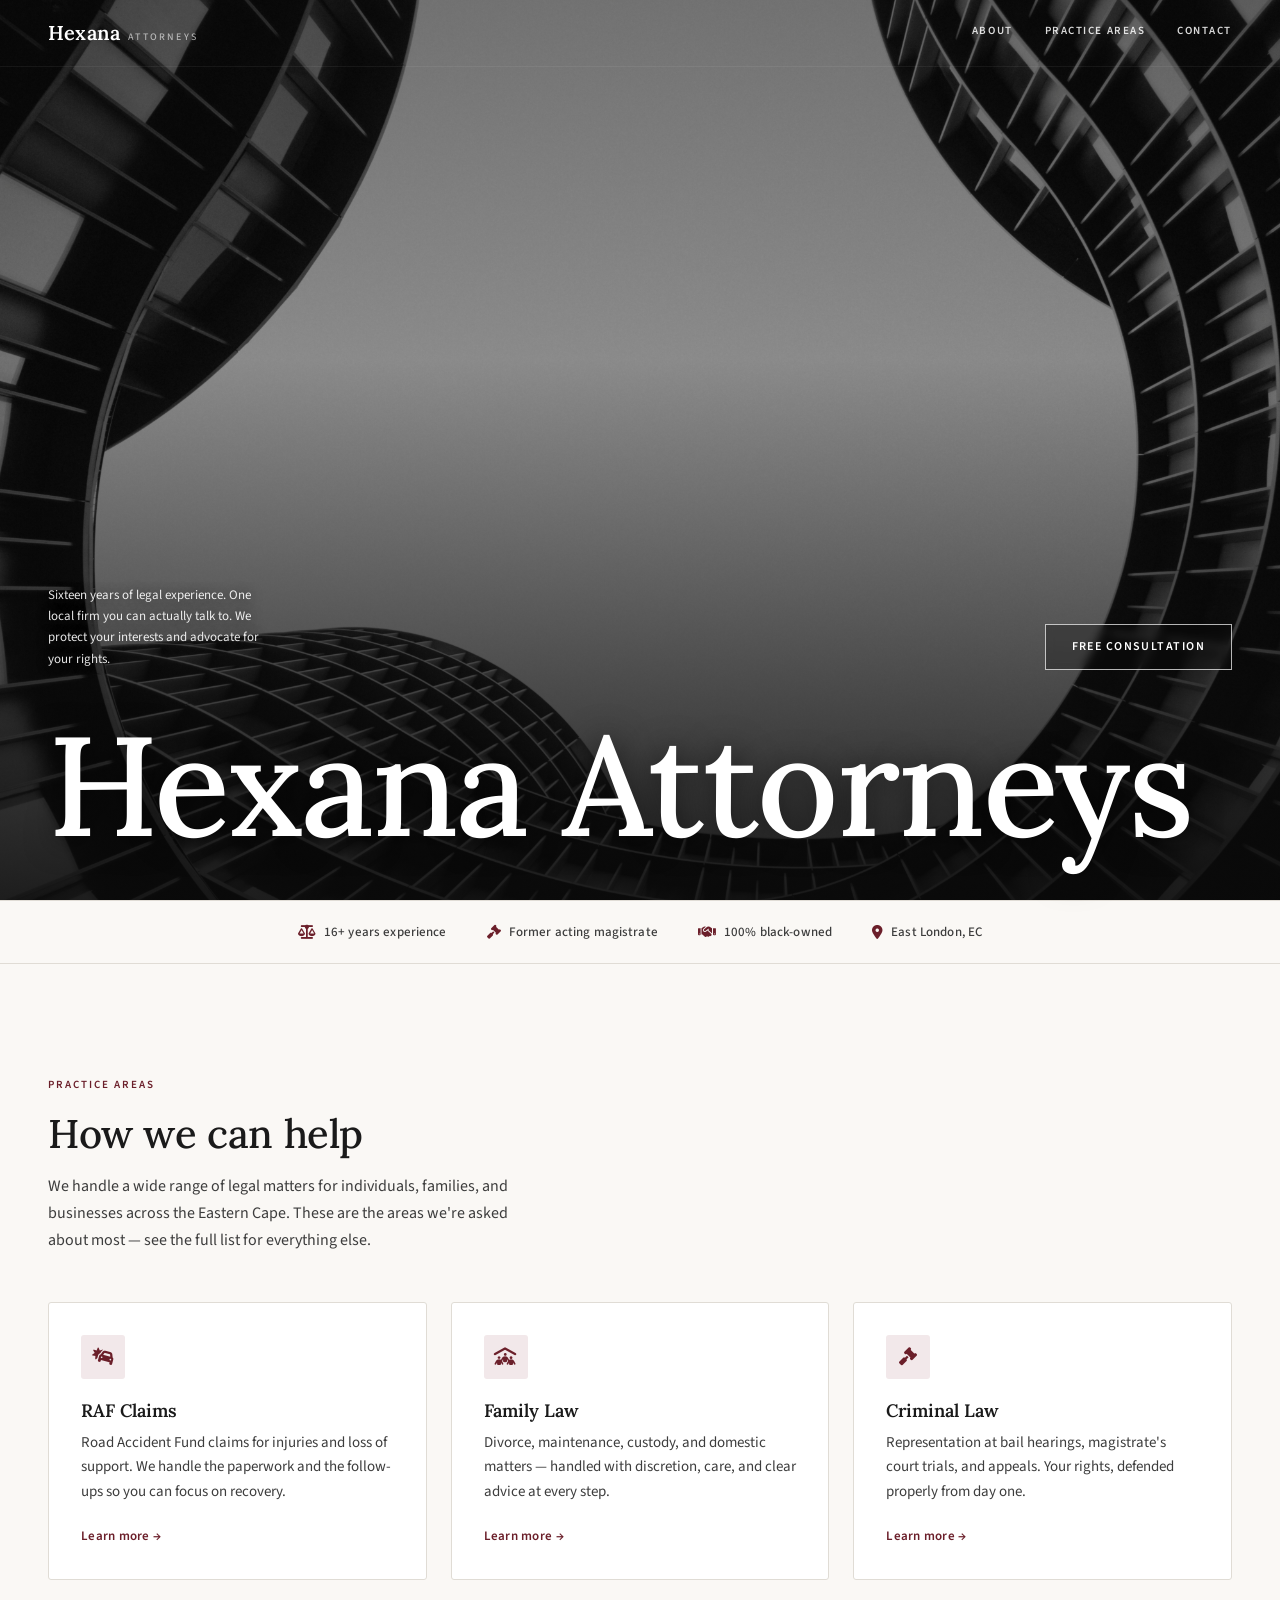
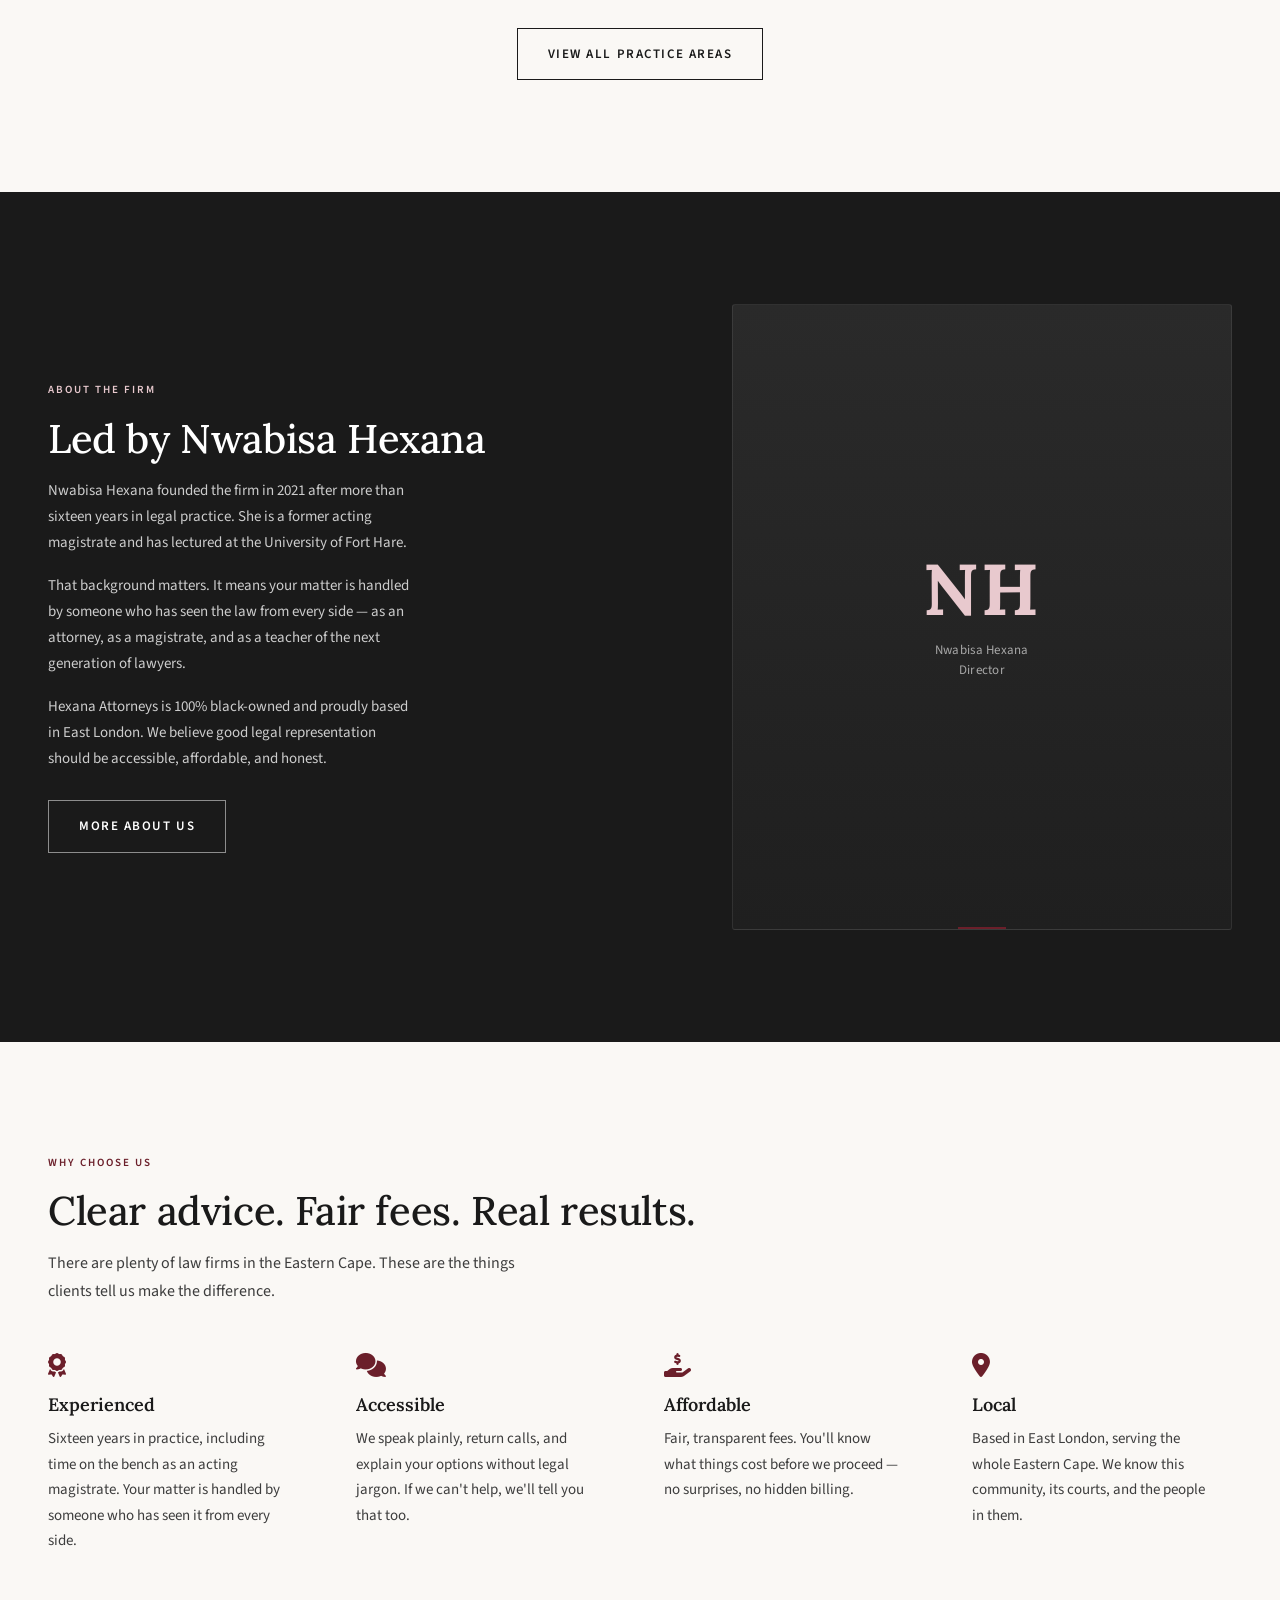
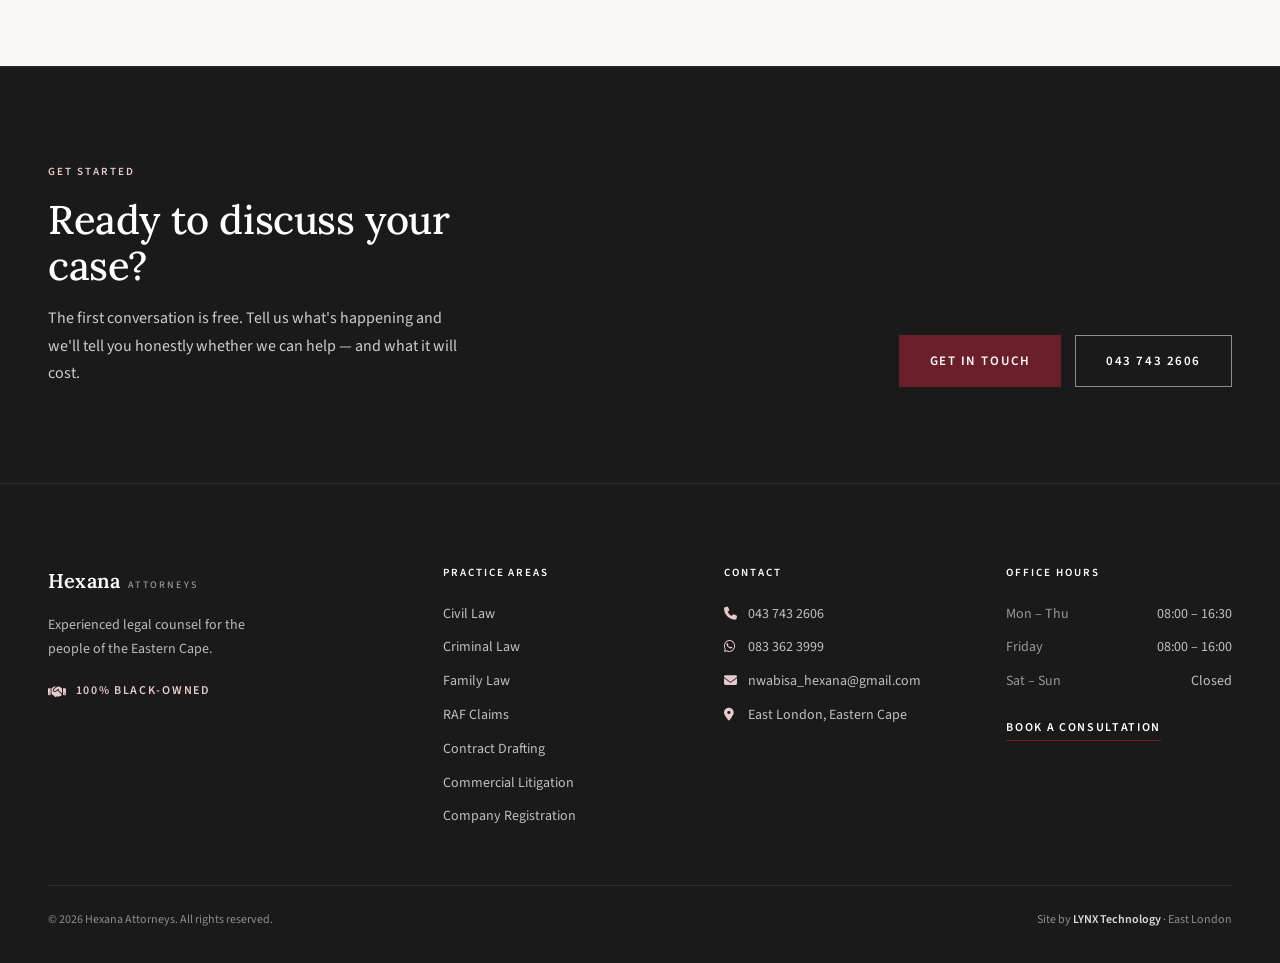
<file: index.html>
<head>
  <meta charset="UTF-8">
  <meta name="viewport" content="width=device-width, initial-scale=1.0">
  <title>Hexana Attorneys — Experienced Legal Counsel in East London</title>
  <meta name="description"
    content="Hexana Attorneys is a black-owned law firm in East London, Eastern Cape. Civil, criminal, family law, RAF claims, contracts, and commercial litigation.">

  <!-- Favicon -->
  <link rel="icon" type="image/png" sizes="32x32" href="assets/icons/favicon_io/favicon-32x32.png">
  <link rel="icon" type="image/png" sizes="16x16" href="assets/icons/favicon_io/favicon-16x16.png">
  <link rel="icon" type="image/x-icon" href="assets/icons/favicon_io/favicon.ico">
  <link rel="apple-touch-icon" sizes="180x180" href="assets/icons/favicon_io/apple-touch-icon.png">

  <!-- Open Graph -->
  <meta property="og:type" content="website">
  <meta property="og:site_name" content="Hexana Attorneys">
  <meta property="og:locale" content="en_ZA">
  <meta property="og:url" content="https://lynx-technolagy.github.io/Hexana-Attorneys/">
  <meta property="og:title" content="Hexana Attorneys — Experienced Legal Counsel in East London">
  <meta property="og:description"
    content="16+ years of legal experience. Civil, criminal, family law, and RAF claims. Based in East London, Eastern Cape.">
  <meta property="og:image" content="https://lynx-technolagy.github.io/Hexana-Attorneys/assets/images/og-image.png">
  <meta property="og:image:type" content="image/png">
  <meta property="og:image:width" content="1200">
  <meta property="og:image:height" content="630">
  <meta property="og:image:alt" content="Hexana Attorneys — Experienced Legal Counsel in East London">

  <!-- Twitter / X -->
  <meta name="twitter:card" content="summary_large_image">
  <meta name="twitter:title" content="Hexana Attorneys — Experienced Legal Counsel">
  <meta name="twitter:description" content="16+ years of legal experience. Based in East London, Eastern Cape.">
  <meta name="twitter:image" content="https://lynx-technolagy.github.io/Hexana-Attorneys/assets/images/og-image.png">

  <!-- Theme colour -->
  <meta name="theme-color" content="#6B1F2A">

  <!-- Fonts + Icons -->
  <link rel="preconnect" href="https://fonts.googleapis.com">
  <link rel="preconnect" href="https://fonts.gstatic.com" crossorigin>
  <link rel="stylesheet" href="https://cdnjs.cloudflare.com/ajax/libs/font-awesome/6.5.1/css/all.min.css">
  <link rel="stylesheet"
    href="https://fonts.googleapis.com/css2?family=Lora:wght@400;500;600;700&family=Source+Sans+3:wght@400;500;600;700&display=swap">

  <!-- Site styles -->
  <link rel="stylesheet" href="css/style.css">
</head>

<body>

    <!-- ============ HEADER ============ -->
    <header class="site-header">
        <div class="header-inner">

            <a href="index.html" class="logo" aria-label="Hexana Attorneys — home">
                Hexana <span>ATTORNEYS</span>
            </a>

            <nav class="nav-links" aria-label="Primary">
                <a href="coming.html">About</a>
                <a href="coming.html">Practice Areas</a>
                <a href="https://wa.me/27833623999">Contact</a>
            </nav>

            <button class="nav-toggle" aria-label="Toggle navigation" aria-expanded="false" aria-controls="mobile-nav">
                <span></span><span></span><span></span>
            </button>

        </div>

        <nav class="mobile-nav" id="mobile-nav" aria-label="Mobile">
            <a href="coming.html">About</a>
            <a href="coming.html">Practice Areas</a>
            <a href="https://wa.me/27833623999">Contact</a>
        </nav>
    </header>

    <!-- ============ HERO ============ -->
    <section class="hero">
        <div class="hero-content">

            <div class="hero-desc">
                <p class="desc-left">
                    Sixteen years of legal experience. One local firm you can actually talk to.
                    We protect your interests and advocate for your rights.
                </p>
                <a href="https://wa.me/27833623999" class="hero-cta">Free Consultation</a>
            </div>

            <h1 class="hero-heading">Hexana Attorneys</h1>

        </div>
    </section>

    <!-- ============ TRUST BAR ============ -->
    <section class="trust-bar" aria-label="Firm highlights">
        <div class="trust-inner">
            <span class="trust-item">
                <i class="fa-solid fa-scale-balanced" aria-hidden="true"></i>
                16+ years experience
            </span>
            <span class="trust-item">
                <i class="fa-solid fa-gavel" aria-hidden="true"></i>
                Former acting magistrate
            </span>
            <span class="trust-item">
                <i class="fa-solid fa-handshake" aria-hidden="true"></i>
                100% black-owned
            </span>
            <span class="trust-item">
                <i class="fa-solid fa-location-dot" aria-hidden="true"></i>
                East London, EC
            </span>
        </div>
    </section>

    <!-- ============ PRACTICE AREAS ============ -->
    <section class="section section--paper" id="practice-areas">
        <div class="section-inner">

            <p class="eyebrow">Practice Areas</p>
            <h2 class="section-title">How we can help</h2>
            <p class="section-lead">
                We handle a wide range of legal matters for individuals, families, and
                businesses across the Eastern Cape. These are the areas we're asked about
                most — see the full list for everything else.
            </p>

            <div class="grid grid--3">

                <article class="card">
                    <div class="card-icon"><i class="fa-solid fa-car-burst" aria-hidden="true"></i></div>
                    <h3 class="card-title">RAF Claims</h3>
                    <p class="card-text">
                        Road Accident Fund claims for injuries and loss of support. We handle
                        the paperwork and the follow-ups so you can focus on recovery.
                    </p>
                    <a href="coming.html" class="card-link">Learn more <span
                            aria-hidden="true">&rarr;</span></a>
                </article>

                <article class="card">
                    <div class="card-icon"><i class="fa-solid fa-people-roof" aria-hidden="true"></i></div>
                    <h3 class="card-title">Family Law</h3>
                    <p class="card-text">
                        Divorce, maintenance, custody, and domestic matters — handled with
                        discretion, care, and clear advice at every step.
                    </p>
                    <a href="coming.html" class="card-link">Learn more <span
                            aria-hidden="true">&rarr;</span></a>
                </article>

                <article class="card">
                    <div class="card-icon"><i class="fa-solid fa-gavel" aria-hidden="true"></i></div>
                    <h3 class="card-title">Criminal Law</h3>
                    <p class="card-text">
                        Representation at bail hearings, magistrate's court trials, and
                        appeals. Your rights, defended properly from day one.
                    </p>
                    <a href="coming.html" class="card-link">Learn more <span
                            aria-hidden="true">&rarr;</span></a>
                </article>

            </div>

            <div class="section-actions">
                <a href="coming.html" class="btn btn--secondary">View all practice areas</a>
            </div>

        </div>
    </section>

    <!-- ============ ABOUT PREVIEW ============ -->
    <section class="section section--ink" id="about-preview">
        <div class="section-inner about-grid">

            <div class="about-text">
                <p class="eyebrow eyebrow--light">About the Firm</p>
                <h2 class="section-title section-title--light">Led by Nwabisa Hexana</h2>

                <p class="about-para">
                    Nwabisa Hexana founded the firm in 2021 after more than sixteen years in
                    legal practice. She is a former acting magistrate and has lectured at the
                    University of Fort Hare.
                </p>
                <p class="about-para">
                    That background matters. It means your matter is handled by someone who
                    has seen the law from every side — as an attorney, as a magistrate, and
                    as a teacher of the next generation of lawyers.
                </p>
                <p class="about-para">
                    Hexana Attorneys is 100% black-owned and proudly based in East London.
                    We believe good legal representation should be accessible, affordable,
                    and honest.
                </p>

                <div class="about-actions">
                    <a href="coming.html" class="btn btn--ghost-light">More about us</a>
                </div>
            </div>

            <div class="about-media">
                <div class="portrait" role="img" aria-label="Portrait of Nwabisa Hexana, Director">
                    <span class="portrait-initials">NH</span>
                    <span class="portrait-caption">Nwabisa Hexana<br>Director</span>
                </div>
            </div>

        </div>
    </section>

    <!-- ============ WHY CHOOSE US ============ -->
    <section class="section section--paper" id="why">
        <div class="section-inner">

            <p class="eyebrow">Why Choose Us</p>
            <h2 class="section-title">Clear advice. Fair fees. Real results.</h2>
            <p class="section-lead">
                There are plenty of law firms in the Eastern Cape. These are the things
                clients tell us make the difference.
            </p>

            <div class="why-grid">

                <div class="why-item">
                    <i class="fa-solid fa-award why-icon" aria-hidden="true"></i>
                    <h3 class="why-title">Experienced</h3>
                    <p class="why-text">
                        Sixteen years in practice, including time on the bench as an acting
                        magistrate. Your matter is handled by someone who has seen it from
                        every side.
                    </p>
                </div>

                <div class="why-item">
                    <i class="fa-solid fa-comments why-icon" aria-hidden="true"></i>
                    <h3 class="why-title">Accessible</h3>
                    <p class="why-text">
                        We speak plainly, return calls, and explain your options without
                        legal jargon. If we can't help, we'll tell you that too.
                    </p>
                </div>

                <div class="why-item">
                    <i class="fa-solid fa-hand-holding-dollar why-icon" aria-hidden="true"></i>
                    <h3 class="why-title">Affordable</h3>
                    <p class="why-text">
                        Fair, transparent fees. You'll know what things cost before we
                        proceed — no surprises, no hidden billing.
                    </p>
                </div>

                <div class="why-item">
                    <i class="fa-solid fa-location-dot why-icon" aria-hidden="true"></i>
                    <h3 class="why-title">Local</h3>
                    <p class="why-text">
                        Based in East London, serving the whole Eastern Cape. We know this
                        community, its courts, and the people in them.
                    </p>
                </div>

            </div>
        </div>
    </section>

    <!-- ============ CTA ============ -->
    <section class="cta" aria-labelledby="cta-title">
        <div class="cta-inner">

            <div class="cta-content">
                <p class="eyebrow eyebrow--light">Get Started</p>
                <h2 id="cta-title" class="cta-title">Ready to discuss your case?</h2>
                <p class="cta-text">
                    The first conversation is free. Tell us what's happening and we'll tell
                    you honestly whether we can help — and what it will cost.
                </p>
            </div>

            <div class="cta-actions">
                <a href="https://wa.me/27833623999" class="btn btn--primary">Get in touch</a>
                <a href="tel:0437432606" class="btn btn--ghost-light">043 743 2606</a>
            </div>

        </div>
    </section>

    <!-- ============ FOOTER ============ -->
    <footer class="site-footer">
        <div class="footer-inner">

            <div class="footer-grid">

                <div class="footer-col footer-col--brand">
                    <a href="coming.html" class="footer-logo" aria-label="Hexana Attorneys — home">
                        Hexana <span>ATTORNEYS</span>
                    </a>
                    <p class="footer-tagline">
                        Experienced legal counsel for the people of the Eastern Cape.
                    </p>
                    <p class="footer-ownership">
                        <i class="fa-solid fa-handshake" aria-hidden="true"></i>
                        100% black-owned
                    </p>
                </div>

                <div class="footer-col">
                    <h3 class="footer-heading">Practice Areas</h3>
                    <ul class="footer-list">
                        <li><a href="coming.html">Civil Law</a></li>
                        <li><a href="coming.html">Criminal Law</a></li>
                        <li><a href="coming.html">Family Law</a></li>
                        <li><a href="coming.html">RAF Claims</a></li>
                        <li><a href="coming.html">Contract Drafting</a></li>
                        <li><a href="coming.html">Commercial Litigation</a></li>
                        <li><a href="coming.html">Company Registration</a></li>
                    </ul>
                </div>

                <div class="footer-col">
                    <h3 class="footer-heading">Contact</h3>
                    <ul class="footer-list footer-list--contact">
                        <li>
                            <i class="fa-solid fa-phone" aria-hidden="true"></i>
                            <a href="tel:0437432606">043 743 2606</a>
                        </li>
                        <li>
                            <i class="fa-brands fa-whatsapp" aria-hidden="true"></i>
                            <a href="https://wa.me/27833623999" target="_blank" rel="noopener">083 362 3999</a>
                        </li>
                        <li>
                            <i class="fa-solid fa-envelope" aria-hidden="true"></i>
                            <a href="mailto:nwabisa_hexana@gmail.com">nwabisa_hexana@gmail.com</a>
                        </li>
                        <li>
                            <i class="fa-solid fa-location-dot" aria-hidden="true"></i>
                            <span>East London, Eastern Cape</span>
                        </li>
                    </ul>
                </div>

                <div class="footer-col">
                    <h3 class="footer-heading">Office Hours</h3>
                    <ul class="footer-list footer-list--hours">
                        <li><span>Mon – Thu</span><span>08:00 – 16:30</span></li>
                        <li><span>Friday</span><span>08:00 – 16:00</span></li>
                        <li><span>Sat – Sun</span><span>Closed</span></li>
                    </ul>
                    <a href="https://wa.me/27833623999" class="footer-cta">Book a consultation</a>
                </div>

            </div>

            <div class="footer-bottom">
                <p class="footer-copy">
                    &copy; <span id="year"></span> Hexana Attorneys. All rights reserved.
                </p>
                <p class="footer-credit">
                    Site by
                    <a href="https://lynxtechnology.co.za" target="_blank" rel="noopener">LYNX Technology</a>
                    &middot; East London
                </p>
            </div>

        </div>
    </footer>

    <script src="js/main.js"></script>
</body>

</html>
</file>
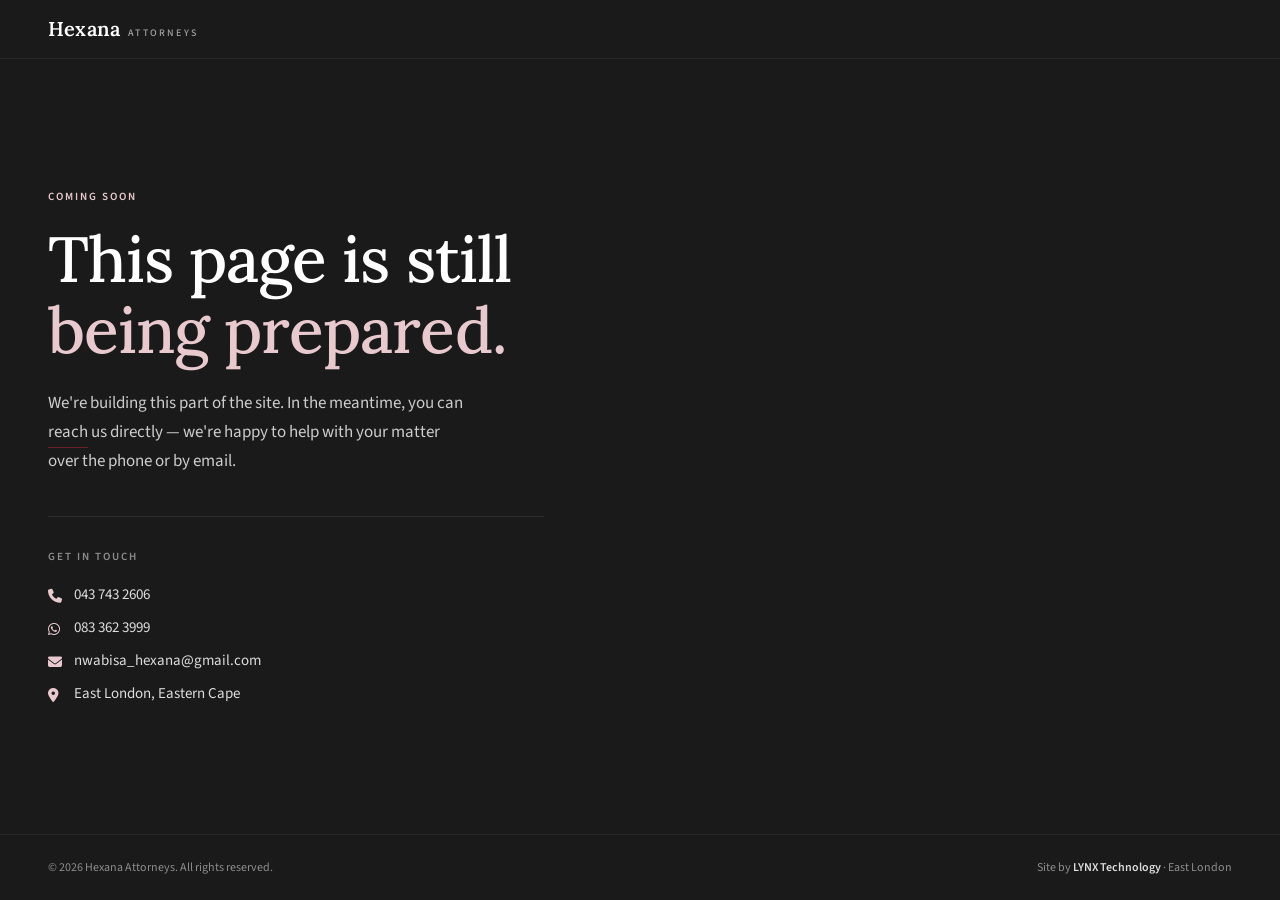
<file: coming.html>
<!DOCTYPE html>
<html lang="en-ZA">

<head>
  <meta charset="UTF-8">
  <meta name="viewport" content="width=device-width, initial-scale=1.0">
  <title>Coming Soon — Hexana Attorneys</title>
  <meta name="description" content="This page is coming soon. In the meantime, contact Hexana Attorneys in East London on 043 743 2606.">
  <meta name="robots" content="noindex">

  <link rel="preconnect" href="https://fonts.googleapis.com">
  <link rel="preconnect" href="https://fonts.gstatic.com" crossorigin>
  <link rel="stylesheet" href="https://cdnjs.cloudflare.com/ajax/libs/font-awesome/6.5.1/css/all.min.css">
  <link
    href="https://fonts.googleapis.com/css2?family=Lora:wght@400;500;600;700&family=Source+Sans+3:wght@400;500;600;700&display=swap"
    rel="stylesheet">

  <style>
    /* ============ RESET ============ */
    * { margin: 0; padding: 0; box-sizing: border-box; }

    :root {
      --ink: #1A1A1A;
      --paper: #FAF8F5;
      --burgundy: #6B1F2A;
      --burgundy-hover: #521620;
      --burgundy-light: #E8C9CE;
      --line: #E0DCD5;
      --font-serif: "Lora", Georgia, serif;
      --font-sans: "Source Sans 3", system-ui, sans-serif;
      --gutter: clamp(1.25rem, 4vw, 3rem);
    }

    html, body { height: 100%; }

    body {
      font-family: var(--font-sans);
      background: var(--ink);
      color: #fff;
      -webkit-font-smoothing: antialiased;
      min-height: 100vh;
      min-height: 100svh;
      display: flex;
      flex-direction: column;
    }

    /* ============ HEADER (matching site) ============ */
    .site-header {
      padding: 1rem var(--gutter);
      border-bottom: 1px solid rgba(255, 255, 255, 0.06);
    }

    .logo {
      font-family: var(--font-serif);
      font-size: 1.25rem;
      font-weight: 600;
      letter-spacing: 0.01em;
      color: #fff;
      text-decoration: none;
      display: inline-flex;
      align-items: baseline;
      gap: 8px;
    }
    .logo span {
      font-family: var(--font-sans);
      font-size: 0.625rem;
      font-weight: 500;
      letter-spacing: 0.22em;
      color: rgba(255, 255, 255, 0.6);
    }

    /* ============ MAIN ============ */
    main {
      flex: 1;
      display: flex;
      align-items: center;
      padding: clamp(3rem, 8vw, 6rem) var(--gutter);
      position: relative;
      overflow: hidden;
    }

    /* Subtle decorative rule */
    main::before {
      content: "";
      position: absolute;
      left: var(--gutter);
      top: 50%;
      width: 40px;
      height: 1px;
      background: var(--burgundy);
    }

    .inner {
      max-width: 62ch;
      width: 100%;
    }

    .eyebrow {
      font-size: 0.6875rem;
      font-weight: 600;
      letter-spacing: 0.18em;
      text-transform: uppercase;
      color: var(--burgundy-light);
      margin: 0 0 1.25rem;
    }

    h1 {
      font-family: var(--font-serif);
      font-weight: 500;
      font-size: clamp(2.25rem, 6vw, 4rem);
      line-height: 1.1;
      letter-spacing: -0.015em;
      color: #fff;
      margin: 0 0 1.5rem;
    }

    h1 em {
      font-style: normal;
      color: var(--burgundy-light);
    }

    .lead {
      font-size: clamp(0.9375rem, 1.4vw, 1.0625rem);
      line-height: 1.7;
      color: rgba(255, 255, 255, 0.78);
      max-width: 52ch;
      margin: 0 0 2.5rem;
    }

    /* Contact block */
    .contact-block {
      display: flex;
      flex-direction: column;
      gap: 1rem;
      padding-top: 2rem;
      border-top: 1px solid rgba(255, 255, 255, 0.08);
      max-width: 32rem;
    }

    .contact-label {
      font-size: 0.6875rem;
      font-weight: 600;
      letter-spacing: 0.18em;
      text-transform: uppercase;
      color: rgba(255, 255, 255, 0.5);
      margin: 0 0 0.25rem;
    }

    .contact-list {
      list-style: none;
      display: flex;
      flex-direction: column;
      gap: 0.75rem;
    }

    .contact-list li {
      display: flex;
      align-items: flex-start;
      gap: 0.75rem;
      font-size: 0.9375rem;
      color: rgba(255, 255, 255, 0.85);
    }

    .contact-list i {
      color: var(--burgundy-light);
      font-size: 0.875rem;
      margin-top: 0.3rem;
      width: 14px;
      flex-shrink: 0;
    }

    .contact-list a {
      color: rgba(255, 255, 255, 0.85);
      text-decoration: none;
      transition: color 160ms ease;
    }
    .contact-list a:hover {
      color: #fff;
      text-decoration: underline;
      text-underline-offset: 3px;
    }

    /* ============ FOOTER ============ */
    .site-footer {
      padding: 1.5rem var(--gutter);
      border-top: 1px solid rgba(255, 255, 255, 0.06);
      display: flex;
      flex-direction: column;
      gap: 0.5rem;
      font-size: 0.75rem;
      color: rgba(255, 255, 255, 0.5);
    }

    @media (min-width: 700px) {
      .site-footer {
        flex-direction: row;
        justify-content: space-between;
        align-items: center;
      }
    }

    .site-footer p { margin: 0; }

    .site-footer a {
      color: rgba(255, 255, 255, 0.85);
      text-decoration: none;
      font-weight: 600;
      transition: color 160ms ease;
    }
    .site-footer a:hover {
      color: #fff;
      text-decoration: underline;
      text-underline-offset: 3px;
    }

    /* ============ ACCESSIBILITY ============ */
    :focus-visible {
      outline: 2px solid var(--burgundy);
      outline-offset: 3px;
    }

    @media (prefers-reduced-motion: reduce) {
      *, *::before, *::after {
        transition-duration: 0.01ms !important;
        animation-duration: 0.01ms !important;
      }
    }
  </style>
</head>

<body>

  <!-- ============ HEADER ============ -->
  <header class="site-header">
    <a href="index.html" class="logo" aria-label="Hexana Attorneys — home">
      Hexana <span>ATTORNEYS</span>
    </a>
  </header>

  <!-- ============ MAIN ============ -->
  <main>
    <div class="inner">
      <p class="eyebrow">Coming Soon</p>

      <h1>
        This page is still <em>being prepared.</em>
      </h1>

      <p class="lead">
        We're building this part of the site. In the meantime, you can reach us
        directly — we're happy to help with your matter over the phone or by email.
      </p>

      <div class="contact-block">
        <p class="contact-label">Get in touch</p>
        <ul class="contact-list">
          <li>
            <i class="fa-solid fa-phone" aria-hidden="true"></i>
            <a href="tel:0437432606">043 743 2606</a>
          </li>
          <li>
            <i class="fa-brands fa-whatsapp" aria-hidden="true"></i>
            <a href="https://wa.me/27833623999" target="_blank" rel="noopener">083 362 3999</a>
          </li>
          <li>
            <i class="fa-solid fa-envelope" aria-hidden="true"></i>
            <a href="mailto:nwabisa_hexana@gmail.com">nwabisa_hexana@gmail.com</a>
          </li>
          <li>
            <i class="fa-solid fa-location-dot" aria-hidden="true"></i>
            <span>East London, Eastern Cape</span>
          </li>
        </ul>
      </div>
    </div>
  </main>

  <!-- ============ FOOTER ============ -->
  <footer class="site-footer">
    <p>&copy; <span id="year"></span> Hexana Attorneys. All rights reserved.</p>
    <p>
      Site by
      <a href="https://lynxtechnology.co.za" target="_blank" rel="noopener">LYNX Technology</a>
      &middot; East London
    </p>
  </footer>

  <script>
    // Footer year
    var yearEl = document.getElementById('year');
    if (yearEl) yearEl.textContent = new Date().getFullYear();
  </script>
</body>

</html>
</file>
<file: css/style.css>
/* ==========================================================================
   HEXANA ATTORNEYS — Stylesheet
   Mobile-first. Vanilla CSS. No build step.
   ========================================================================== */

/* ============ RESET ============ */
* { margin: 0; padding: 0; box-sizing: border-box; }

:root {
  --ink: #1A1A1A;
  --ink-soft: #3D3D3D;
  --paper: #FAF8F5;
  --white: #FFFFFF;
  --burgundy: #6B1F2A;
  --burgundy-hover: #521620;
  --burgundy-soft: #F2E8EA;
  --burgundy-light: #E8C9CE;
  --line: #E0DCD5;
  --font-serif: "Lora", Georgia, "Times New Roman", serif;
  --font-sans: "Source Sans 3", system-ui, -apple-system, sans-serif;
  --gutter: clamp(1.25rem, 4vw, 3rem);
  --header-h: 72px;
}

html, body { height: 100%; }

html { scroll-behavior: smooth; -webkit-text-size-adjust: 100%; }

body {
  font-family: var(--font-sans);
  background: var(--ink);
  color: var(--paper);
  font-size: 1rem;
  line-height: 1.7;
  -webkit-font-smoothing: antialiased;
}

img { max-width: 100%; display: block; }

a { color: var(--burgundy); text-decoration: none; }

/* ============ HEADER ============ */
.site-header {
  background: transparent;
  color: #fff;
  border-bottom: 1px solid rgba(255, 255, 255, 0.06);
  position: fixed;
  top: 0;
  left: 0;
  right: 0;
  z-index: 100;
  transition: background-color 220ms ease, backdrop-filter 220ms ease;
}

.site-header.is-scrolled {
  background: rgba(26, 26, 26, 0.92);
  backdrop-filter: saturate(140%) blur(8px);
  -webkit-backdrop-filter: saturate(140%) blur(8px);
  border-bottom-color: rgba(255, 255, 255, 0.1);
}

.header-inner {
  display: flex;
  align-items: center;
  justify-content: space-between;
  padding: 1rem var(--gutter);
}

.logo {
  font-family: var(--font-serif);
  font-size: 1.25rem;
  font-weight: 600;
  letter-spacing: 0.01em;
  color: #fff;
  text-decoration: none;
  display: inline-flex;
  align-items: baseline;
  gap: 8px;
}
.logo span {
  font-family: var(--font-sans);
  font-size: 0.625rem;
  font-weight: 500;
  letter-spacing: 0.22em;
  color: rgba(255, 255, 255, 0.6);
}

/* Desktop nav */
.nav-links {
  display: none;
  gap: 2rem;
}
.nav-links a {
  text-decoration: none;
  text-transform: uppercase;
  font-size: 0.6875rem;
  font-weight: 600;
  letter-spacing: 0.14em;
  color: rgba(255, 255, 255, 0.85);
  transition: color 160ms ease;
  border-bottom: 1px solid transparent;
  padding-bottom: 2px;
}
.nav-links a:hover { color: #fff; }
.nav-links a.is-active {
  color: #fff;
  border-bottom-color: var(--burgundy);
}

/* Hamburger */
.nav-toggle {
  display: inline-flex;
  flex-direction: column;
  justify-content: center;
  gap: 5px;
  width: 36px;
  height: 36px;
  background: transparent;
  border: 0;
  cursor: pointer;
  padding: 0;
}
.nav-toggle span {
  display: block;
  width: 22px;
  height: 1px;
  background: #fff;
  transition: transform 160ms ease, opacity 160ms ease;
}
.nav-toggle[aria-expanded="true"] span:nth-child(1) { transform: translateY(6px) rotate(45deg); }
.nav-toggle[aria-expanded="true"] span:nth-child(2) { opacity: 0; }
.nav-toggle[aria-expanded="true"] span:nth-child(3) { transform: translateY(-6px) rotate(-45deg); }

/* Mobile nav */
.mobile-nav {
  display: none;
  flex-direction: column;
  gap: 1rem;
  padding: 1.25rem var(--gutter) 1.5rem;
  border-top: 1px solid rgba(255,255,255,0.08);
  border-bottom: 1px solid rgba(255,255,255,0.08);
  background: var(--ink);
}
.mobile-nav.is-open { display: flex; }
.mobile-nav a {
  text-decoration: none;
  text-transform: uppercase;
  font-size: 0.75rem;
  font-weight: 600;
  letter-spacing: 0.14em;
  color: rgba(255,255,255,0.85);
}
.mobile-nav a:hover,
.mobile-nav a.is-active { color: #fff; }

@media (min-width: 768px) {
  .nav-links { display: inline-flex; }
  .nav-toggle { display: none; }
  .mobile-nav { display: none !important; }
}

/* ============ HERO ============ */
.hero {
  position: relative;
  color: #fff;
  min-height: 100vh;
  min-height: 100svh; /* better on mobile browsers with toolbars */
  display: flex;
  flex-direction: column;
  justify-content: flex-end;
  padding: calc(var(--header-h) + 2rem) var(--gutter) clamp(2rem, 5vw, 3rem);
  background-color: var(--ink);
  background-image: url("../assets/images/hero.jpg");
  background-size: cover;
  background-position: center;
  background-repeat: no-repeat;
  isolation: isolate;
}

.hero::before {
  content: "";
  position: absolute;
  inset: 0;
  z-index: -1;
  background: linear-gradient(
    180deg,
    rgba(10, 10, 10, 0.55) 0%,
    rgba(10, 10, 10, 0.45) 40%,
    rgba(10, 10, 10, 0.9) 100%
  );
}

.hero-content {
  display: flex;
  flex-direction: column;
  gap: clamp(2rem, 5vw, 3rem);
}

.hero-desc {
  display: flex;
  flex-direction: column;
  gap: 1.5rem;
}

.desc-left {
  max-width: 38ch;
  font-size: 0.8125rem;
  line-height: 1.65;
  color: rgba(255, 255, 255, 0.9);
  text-shadow: 0 1px 12px rgba(0,0,0,0.6);
}

.hero-cta {
  display: inline-block;
  align-self: flex-start;
  padding: 12px 26px;
  border: 1px solid rgba(255, 255, 255, 0.7);
  background: rgba(10, 10, 10, 0.3);
  color: #fff;
  font-family: var(--font-sans);
  font-size: 0.75rem;
  font-weight: 600;
  letter-spacing: 0.12em;
  text-transform: uppercase;
  text-decoration: none;
  backdrop-filter: blur(4px);
  -webkit-backdrop-filter: blur(4px);
  transition: background-color 160ms ease, border-color 160ms ease, color 160ms ease;
}
.hero-cta:hover {
  background: var(--burgundy);
  border-color: var(--burgundy);
  color: #fff;
}

@media (min-width: 768px) {
  .hero-desc {
    flex-direction: row;
    align-items: flex-end;
    justify-content: space-between;
    gap: 3rem;
  }
  .hero-cta { align-self: auto; }
}

.hero-heading {
  font-family: var(--font-serif);
  font-weight: 500;
  color: #fff;
  font-size: clamp(2.75rem, 11vw, 9rem);
  line-height: 0.95;
  letter-spacing: -0.015em;
  margin: 0;
  text-shadow: 0 2px 32px rgba(0, 0, 0, 0.6);
}

/* ============ SHARED SECTION UTILITIES ============ */
.section {
  padding: clamp(4rem, 9vw, 7rem) 0;
}

.section--paper {
  background: var(--paper);
  color: var(--ink);
}

.section--ink {
  background: var(--ink);
  color: #fff;
}

.section-inner {
  padding-inline: var(--gutter);
  width: 100%;
}

.eyebrow {
  font-family: var(--font-sans);
  font-size: 0.6875rem;
  font-weight: 600;
  letter-spacing: 0.18em;
  text-transform: uppercase;
  color: var(--burgundy);
  margin: 0 0 1rem;
}

.eyebrow--light { color: var(--burgundy-light); }

.section-title {
  font-family: var(--font-serif);
  font-weight: 500;
  color: var(--ink);
  font-size: clamp(1.75rem, 4vw, 2.5rem);
  line-height: 1.15;
  letter-spacing: -0.01em;
  margin: 0 0 1rem;
}

.section-title--light { color: #fff; }

.section-lead {
  max-width: 62ch;
  font-size: 1rem;
  line-height: 1.7;
  color: var(--ink-soft);
  margin: 0 0 clamp(2rem, 5vw, 3rem);
}

.section--ink .section-lead { color: rgba(255,255,255,0.78); }

/* ============ TRUST BAR ============ */
.trust-bar {
  background: var(--paper);
  border-top: 1px solid var(--line);
  border-bottom: 1px solid var(--line);
}

.trust-inner {
  display: flex;
  flex-wrap: wrap;
  justify-content: center;
  align-items: center;
  gap: 1rem 2.5rem;
  padding: 1.25rem var(--gutter);
}

.trust-item {
  display: inline-flex;
  align-items: center;
  gap: 0.5rem;
  font-size: 0.8125rem;
  font-weight: 500;
  letter-spacing: 0.01em;
  color: var(--ink-soft);
}

.trust-item i {
  color: var(--burgundy);
  font-size: 0.875rem;
}

/* ============ GRID ============ */
.grid {
  display: grid;
  gap: 1.5rem;
}
.grid--3 { grid-template-columns: 1fr; }

@media (min-width: 640px) {
  .grid--3 { grid-template-columns: repeat(2, 1fr); }
}

@media (min-width: 1000px) {
  .grid--3 { grid-template-columns: repeat(3, 1fr); }
}

/* ============ CARD ============ */
.card {
  background: var(--white);
  border: 1px solid var(--line);
  border-radius: 3px;
  padding: 2rem;
  display: flex;
  flex-direction: column;
  transition: border-color 160ms ease, box-shadow 160ms ease, transform 160ms ease;
}

.card:hover {
  border-color: var(--burgundy);
  box-shadow: 0 2px 0 rgba(0,0,0,0.02), 0 8px 24px rgba(26,26,26,0.06);
  transform: translateY(-2px);
}

.card-icon {
  width: 44px;
  height: 44px;
  display: inline-flex;
  align-items: center;
  justify-content: center;
  background: var(--burgundy-soft);
  color: var(--burgundy);
  border-radius: 3px;
  margin-bottom: 1.25rem;
  font-size: 1.125rem;
}

.card-title {
  font-family: var(--font-serif);
  font-weight: 600;
  font-size: 1.125rem;
  color: var(--ink);
  margin: 0 0 0.5rem;
  line-height: 1.3;
}

.card-text {
  font-size: 0.9375rem;
  line-height: 1.65;
  color: var(--ink-soft);
  margin: 0 0 1.25rem;
  flex: 1;
}

.card-link {
  font-size: 0.8125rem;
  font-weight: 600;
  letter-spacing: 0.02em;
  color: var(--burgundy);
  text-decoration: none;
  align-self: flex-start;
}

.card-link:hover {
  color: var(--burgundy-hover);
  text-decoration: underline;
}

.card-link span {
  display: inline-block;
  transition: transform 160ms ease;
}

.card-link:hover span { transform: translateX(3px); }

/* ============ SECTION ACTIONS ============ */
.section-actions {
  margin-top: clamp(2rem, 5vw, 3rem);
  display: flex;
  justify-content: center;
}

/* ============ BUTTONS ============ */
.btn {
  display: inline-block;
  font-family: var(--font-sans);
  font-size: 0.8125rem;
  font-weight: 600;
  letter-spacing: 0.12em;
  text-transform: uppercase;
  text-decoration: none;
  padding: 14px 30px;
  border: 1px solid transparent;
  cursor: pointer;
  transition: background-color 160ms ease, border-color 160ms ease, color 160ms ease;
}

.btn--primary {
  background: var(--burgundy);
  color: #fff;
  border-color: var(--burgundy);
}
.btn--primary:hover {
  background: var(--burgundy-hover);
  border-color: var(--burgundy-hover);
}

.btn--secondary {
  background: transparent;
  color: var(--ink);
  border-color: var(--ink);
}
.btn--secondary:hover {
  background: var(--burgundy);
  border-color: var(--burgundy);
  color: #fff;
}

.btn--ghost-light {
  background: transparent;
  color: #fff;
  border: 1px solid rgba(255, 255, 255, 0.5);
}
.btn--ghost-light:hover {
  background: var(--burgundy);
  border-color: var(--burgundy);
  color: #fff;
}

/* ============ ABOUT PREVIEW ============ */
.about-grid {
  display: grid;
  grid-template-columns: 1fr;
  gap: clamp(2.5rem, 6vw, 4.5rem);
  align-items: center;
}

@media (min-width: 900px) {
  .about-grid { grid-template-columns: 1.1fr 0.9fr; }
}

.about-para {
  font-size: 0.9375rem;
  line-height: 1.75;
  color: rgba(255, 255, 255, 0.78);
  margin: 0 0 1rem;
  max-width: 52ch;
}

.about-para:last-of-type { margin-bottom: 0; }

.about-actions { margin-top: 1.75rem; }

/* Portrait placeholder */
.portrait {
  aspect-ratio: 4 / 5;
  background: linear-gradient(180deg, #2A2A2A 0%, #1F1F1F 100%);
  border: 1px solid rgba(255, 255, 255, 0.08);
  border-radius: 3px;
  display: flex;
  flex-direction: column;
  align-items: center;
  justify-content: center;
  gap: 1rem;
  text-align: center;
  padding: 2rem;
  position: relative;
}

.portrait::after {
  content: "";
  position: absolute;
  left: 50%;
  bottom: 0;
  width: 48px;
  height: 2px;
  background: var(--burgundy);
  transform: translateX(-50%);
}

.portrait-initials {
  font-family: var(--font-serif);
  font-weight: 700;
  font-size: clamp(3rem, 9vw, 4.5rem);
  line-height: 1;
  color: var(--burgundy-light);
  letter-spacing: 0.02em;
}

.portrait-caption {
  font-size: 0.8125rem;
  line-height: 1.5;
  color: rgba(255, 255, 255, 0.6);
  letter-spacing: 0.02em;
}

/* ============ WHY CHOOSE US ============ */
.why-grid {
  display: grid;
  grid-template-columns: 1fr;
  gap: clamp(2rem, 4vw, 3rem);
  margin-top: clamp(2rem, 5vw, 3rem);
}

@media (min-width: 640px) {
  .why-grid { grid-template-columns: repeat(2, 1fr); }
}

@media (min-width: 1000px) {
  .why-grid { grid-template-columns: repeat(4, 1fr); }
}

.why-item {
  display: flex;
  flex-direction: column;
}

.why-icon {
  color: var(--burgundy);
  font-size: 1.5rem;
  margin-bottom: 1rem;
  display: block;
}

.why-title {
  font-family: var(--font-serif);
  font-weight: 600;
  font-size: 1.125rem;
  line-height: 1.3;
  color: var(--ink);
  margin: 0 0 0.625rem;
}

.why-text {
  font-size: 0.9375rem;
  line-height: 1.7;
  color: var(--ink-soft);
  margin: 0;
  max-width: 34ch;
}

/* ============ CTA ============ */
.cta {
  background: var(--ink);
  color: #fff;
  padding: clamp(4rem, 9vw, 6rem) 0;
  border-top: 1px solid rgba(255, 255, 255, 0.08);
}

.cta-inner {
  padding-inline: var(--gutter);
  display: grid;
  grid-template-columns: 1fr;
  gap: clamp(2rem, 5vw, 3rem);
  align-items: end;
}

@media (min-width: 900px) {
  .cta-inner {
    grid-template-columns: 1.4fr 1fr;
    gap: 4rem;
  }
}

.cta-content { max-width: 52ch; }

.cta-title {
  font-family: var(--font-serif);
  font-weight: 500;
  font-size: clamp(1.75rem, 4vw, 2.5rem);
  line-height: 1.15;
  letter-spacing: -0.01em;
  color: #fff;
  margin: 0 0 1rem;
}

.cta-text {
  font-size: 1rem;
  line-height: 1.7;
  color: rgba(255, 255, 255, 0.78);
  margin: 0;
}

.cta-actions {
  display: flex;
  flex-wrap: wrap;
  gap: 0.875rem;
}

@media (min-width: 900px) {
  .cta-actions {
    justify-content: flex-end;
    align-items: end;
  }
}

/* ============ FOOTER ============ */
.site-footer {
  background: var(--ink);
  color: rgba(255, 255, 255, 0.72);
  border-top: 1px solid rgba(255, 255, 255, 0.08);
  padding: clamp(3rem, 7vw, 5rem) 0 2rem;
  font-size: 0.875rem;
}

.footer-inner { padding-inline: var(--gutter); }

.footer-grid {
  display: grid;
  grid-template-columns: 1fr;
  gap: clamp(2.25rem, 5vw, 3.5rem);
  padding-bottom: clamp(2.5rem, 5vw, 3.5rem);
  border-bottom: 1px solid rgba(255, 255, 255, 0.08);
}

@media (min-width: 640px) {
  .footer-grid { grid-template-columns: repeat(2, 1fr); }
}

@media (min-width: 1000px) {
  .footer-grid { grid-template-columns: 1.5fr 1fr 1fr 1fr; }
}

.footer-logo {
  font-family: var(--font-serif);
  font-size: 1.25rem;
  font-weight: 600;
  letter-spacing: 0.01em;
  color: #fff;
  text-decoration: none;
  display: inline-flex;
  align-items: baseline;
  gap: 8px;
}
.footer-logo span {
  font-family: var(--font-sans);
  font-size: 0.625rem;
  font-weight: 500;
  letter-spacing: 0.22em;
  color: rgba(255, 255, 255, 0.55);
}

.footer-tagline {
  margin: 1rem 0 0;
  max-width: 34ch;
  line-height: 1.7;
  color: rgba(255, 255, 255, 0.7);
}

.footer-ownership {
  margin: 1.25rem 0 0;
  display: inline-flex;
  align-items: center;
  gap: 0.5rem;
  font-size: 0.75rem;
  font-weight: 600;
  letter-spacing: 0.14em;
  text-transform: uppercase;
  color: var(--burgundy-light);
}
.footer-ownership i { font-size: 0.875rem; }

.footer-heading {
  font-family: var(--font-sans);
  font-size: 0.6875rem;
  font-weight: 600;
  letter-spacing: 0.18em;
  text-transform: uppercase;
  color: #fff;
  margin: 0 0 1.25rem;
}

.footer-list {
  list-style: none;
  margin: 0;
  padding: 0;
  display: flex;
  flex-direction: column;
  gap: 0.625rem;
}

.footer-list a {
  color: rgba(255, 255, 255, 0.72);
  text-decoration: none;
  transition: color 160ms ease;
}
.footer-list a:hover {
  color: #fff;
  text-decoration: underline;
  text-underline-offset: 3px;
}

.footer-list--contact li {
  display: flex;
  align-items: flex-start;
  gap: 0.625rem;
}
.footer-list--contact i {
  color: var(--burgundy-light);
  font-size: 0.8125rem;
  margin-top: 0.25rem;
  width: 14px;
  flex-shrink: 0;
}
.footer-list--contact span { color: rgba(255, 255, 255, 0.72); }

.footer-list--hours li {
  display: flex;
  justify-content: space-between;
  gap: 1rem;
  color: rgba(255, 255, 255, 0.72);
}
.footer-list--hours li span:first-child { color: rgba(255, 255, 255, 0.55); }

.footer-cta {
  display: inline-block;
  margin-top: 1.5rem;
  font-family: var(--font-sans);
  font-size: 0.75rem;
  font-weight: 600;
  letter-spacing: 0.14em;
  text-transform: uppercase;
  color: #fff;
  text-decoration: none;
  border-bottom: 1px solid var(--burgundy);
  padding-bottom: 2px;
  transition: color 160ms ease, border-color 160ms ease;
}
.footer-cta:hover {
  color: var(--burgundy-light);
  border-color: var(--burgundy-light);
}

.footer-bottom {
  display: flex;
  flex-direction: column;
  gap: 0.5rem;
  padding-top: 1.5rem;
  font-size: 0.75rem;
  color: rgba(255, 255, 255, 0.5);
}

@media (min-width: 700px) {
  .footer-bottom {
    flex-direction: row;
    justify-content: space-between;
    align-items: center;
  }
}

.footer-copy,
.footer-credit { margin: 0; }

.footer-credit a {
  color: rgba(255, 255, 255, 0.85);
  text-decoration: none;
  font-weight: 600;
  transition: color 160ms ease;
}
.footer-credit a:hover {
  color: #fff;
  text-decoration: underline;
  text-underline-offset: 3px;
}

/* ============ FOCUS (accessibility) ============ */
:focus-visible {
  outline: 2px solid var(--burgundy);
  outline-offset: 3px;
}

/* ============ REDUCED MOTION ============ */
@media (prefers-reduced-motion: reduce) {
  html { scroll-behavior: auto; }
  *, *::before, *::after {
    transition-duration: 0.01ms !important;
    animation-duration: 0.01ms !important;
  }
  .card:hover { transform: none; }
  .card-link:hover span { transform: none; }
}
</file>
